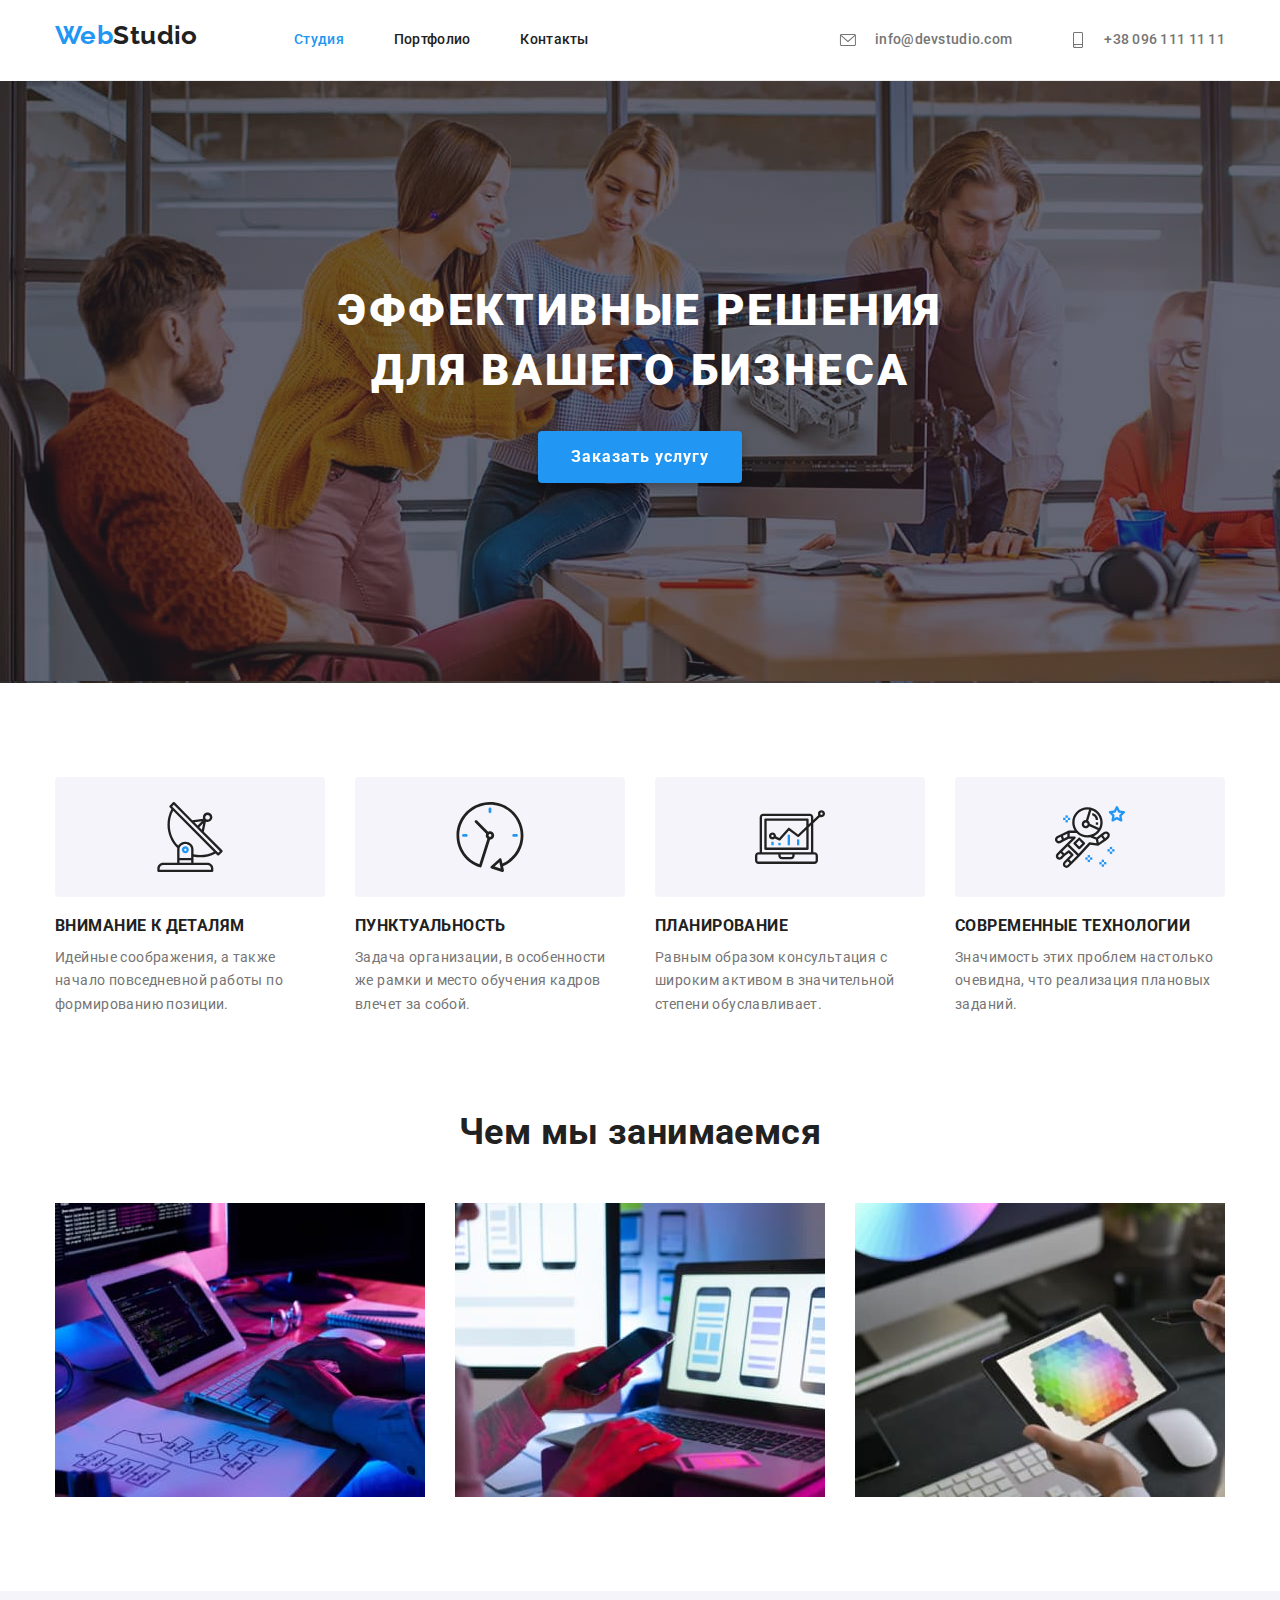
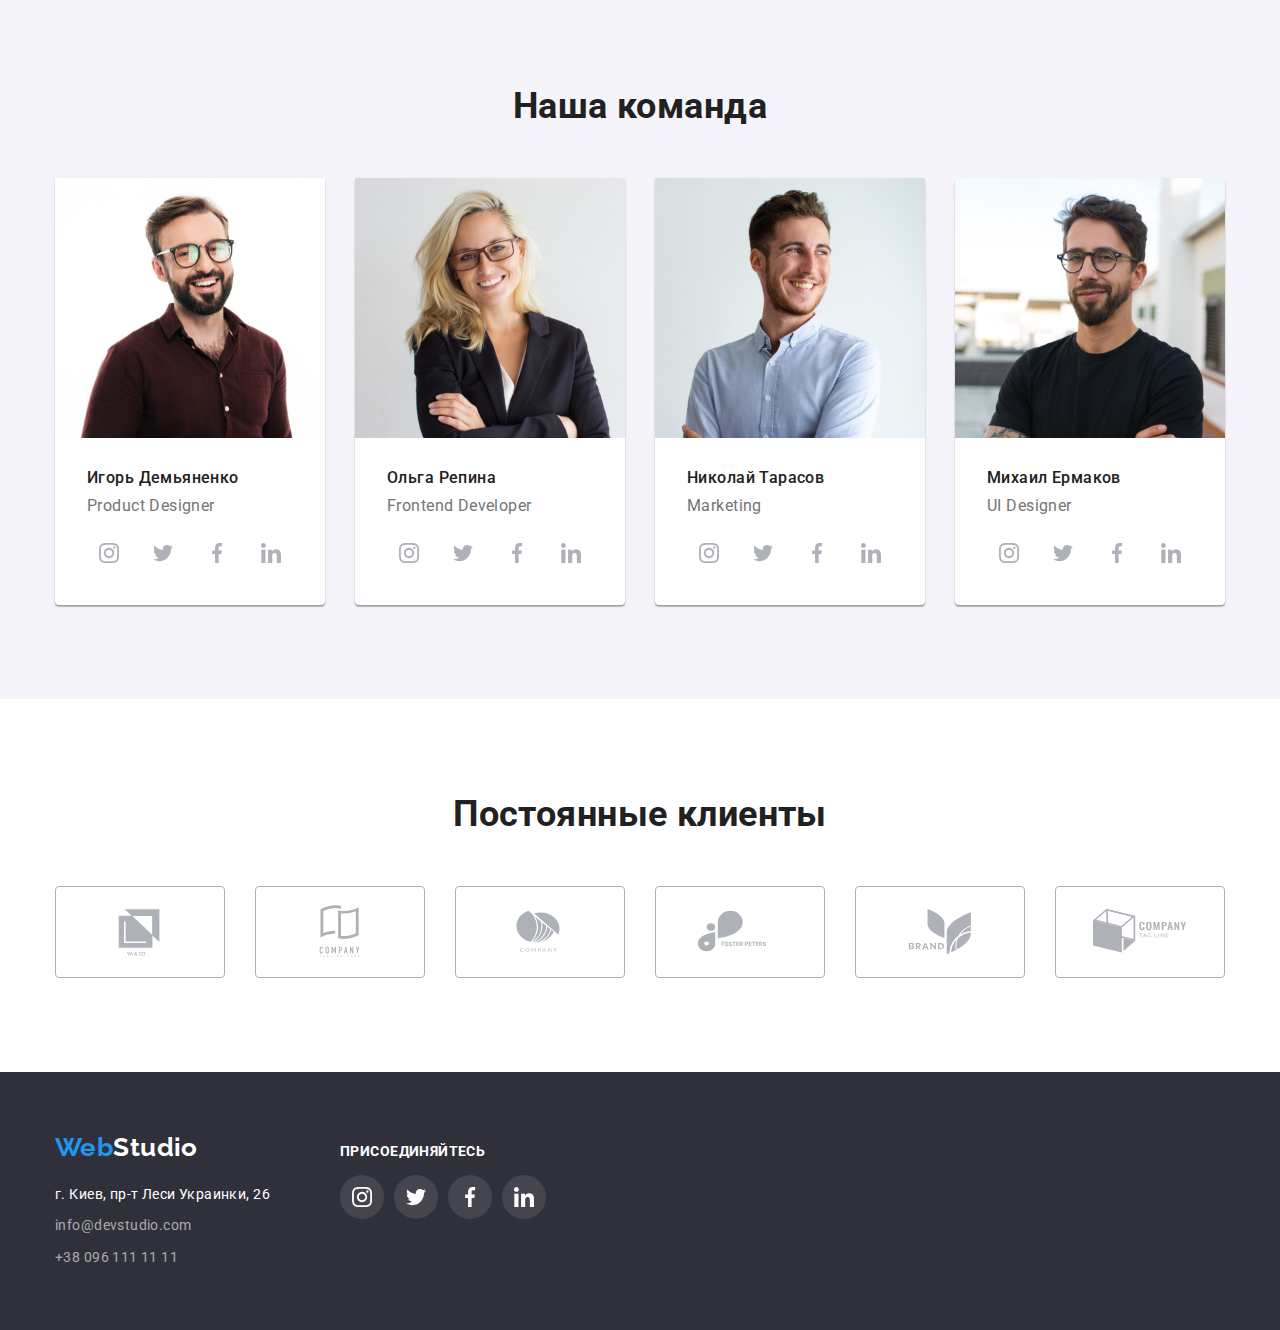
<file: index.html>
<!DOCTYPE html>
<html lang="ru">

<head>
    <meta charset="UTF-8">
    <meta http-equiv="X-UA-Compatible" content="IE=edge">
    <meta name="viewport" content="width=device-width, initial-scale=1.0">
    <title>Web Studio</title>
    <link rel="preconnect" href="https://fonts.gstatic.com">
    <link href="https://fonts.googleapis.com/css2?family=Raleway:wght@700&family=Roboto:wght@400;500;700;900&display=swap" rel="stylesheet">
    <link rel="stylesheet" href="https://cdnjs.cloudflare.com/ajax/libs/modern-normalize/1.0.0/modern-normalize.min.css">
    <link rel="stylesheet" href="./css/styles.css">
</head>
<body>

    <!-- Navigation site -->
    <header class="header">
        <div class="container">    
            <nav class="main-nav">
                <a class="logo-header" href="/"><span class="colortext">Web</span>Studio</a>
                <ul class="site-nav list">
                    <li class="main-item"><a class="link current" href="">Студия</a></li>
                    <li class="main-item"><a class="link" href="./portfolio.html">Портфолио</a></li>
                    <li class="main-item"><a class="link" href="">Контакты</a></li>
                </ul>
            </nav>
            <ul class="auth-nav list">
                <li class="main-item"><a class="link connect-link" href="mailto:info@devstudio.com">
                        <svg class="connect-icon" width="34" height="12">
                            <use href="./images/icons/sprite.svg#icon-envelope"></use>
                        </svg>   
                        info@devstudio.com</a>
                </li>
                <li class="main-item"><a class="link connect-link" href="tell:+380961111111">
                    <svg class="connect-icon" width="32" height="16">
                        <use href="./images/icons/sprite.svg#icon-smartphone"></use>
                    </svg>
                    +38 096 111 11 11</a>
                </li>
            </ul>
        </div>
    </header>
   
    <main>
        <!-- Hero -->
        <section class="hero">
            <div class="container">
                <h1 class="page-title">Эффективные решения для вашего бизнеса</h1>
                <button class="button-order" type="button">Заказать услугу</button>
            </div>
        </section>

        <!--Features-->
        <section class="feature">
            <div class="container">
                <h2 class="hiden-title">Особенности</h2>
                <ul class="feature-list list">
                    <li class="item">
                        <div class="feature__box">
                            <svg class="feature__icon">
                                <use href="./images/icons/sprite.svg#icon-antenna"></use>
                            </svg> 
                        </div>
                        <h3 class="feature-title">Внимание к деталям</h3>
                        <p class="paragraf-text">Идейные соображения, а также начало повседневной работы по формированию позиции.</p>
                    </li>
                    <li class="item">
                        <div class="feature__box">
                            <svg class="feature__icon">
                                <use href="./images/icons/sprite.svg#icon-clock"></use>
                            </svg>
                        </div>
                        <h3 class="feature-title">Пунктуальность</h3>
                        <p class="paragraf-text">Задача организации, в особенности же рамки и место обучения кадров влечет за собой.</p>
                    </li>
                    <li class="item">
                        <div class="feature__box">
                            <svg class="feature__icon">
                                <use href="./images/icons/sprite.svg#icon-diagram"></use>
                            </svg>
                        </div>
                        <h3 class="feature-title">Планирование</h3>
                        <p class="paragraf-text">Равным образом консультация с широким активом в значительной степени обуславливает.</p>
                    </li>
                    <li class="item">
                        <div class="feature__box">
                            <svg class="feature__icon">
                                <use href="./images/icons/sprite.svg#icon-astronaut"></use>
                            </svg>
                        </div>
                        <h3 class="feature-title">Современные технологии</h3>
                        <p class="paragraf-text">Значимость этих проблем настолько очевидна, что реализация плановых заданий.</p>
                    </li>
                </ul>
            </div>
        </section>

        <!--We do-->
        <section class="we-do">
            <div class="container">
                <h2 class="section-title">Чем мы занимаемся</h2>
                <ul class="we-do__list list">
                    <li class="item"><img src="./images/work1.jpg" alt="Работа на планшете" /></li>
                    <li class="item"><img src="./images/work2.jpg" alt="Работа на телефоне" /></li>
                    <li class="item"><img src="./images/work3.jpg" alt="Барбер на ноутбуке" /></li>
                </ul>
            </div>
        </section>

        <!-- OUR TEAM -->
        <section class="team">
            <div class="container">
                <h2 class="section-title">Наша команда</h2>
                <ul class="team__list list">
                    <li class="item">    
                        <img src="./images/staff1.jpg" width="270" height="260" alt="Член команды 1" />
                        <div class="team__box">
                            <h3 class="team-name">Игорь Демьяненко</h3>
                            <p class="profession-text" lang="en">Product Designer</p>
                            <ul class="list social-icons">
                                <li class="social-icons-item">
                                    <a href="" class="social-icons-link" target="_blank" rel="noopener noreferrer">
                                    <svg class="social-icons-svg">
                                        <use href="./images/icons/sprite.svg#icon-instagram"></use>
                                    </svg>
                                    </a>
                                </li>
                                <li class="social-icons-item">
                                    <a href="" class="social-icons-link" target="_blank" rel="noopener noreferrer">
                                        <svg class="social-icons-svg">
                                            <use href="./images/icons/sprite.svg#icon-twitter"></use>
                                        </svg>
                                    </a>
                                </li>
                                <li class="social-icons-item">
                                    <a href="" class="social-icons-link" target="_blank" rel="noopener noreferrer">
                                        <svg class="social-icons-svg">
                                            <use href="./images/icons/sprite.svg#icon-facebook"></use>
                                        </svg>
                                    </a>
                                </li>
                                <li class="social-icons-item">
                                    <a href="" class="social-icons-link" target="_blank" rel="noopener noreferrer">
                                        <svg class="social-icons-svg">
                                            <use href="./images/icons/sprite.svg#icon-linkedin"></use>
                                        </svg>
                                    </a>
                                </li>
                            </ul>
                        </div>
                    </li>
                    <li class="item">
                        <img src="./images/staff2.jpg" width="270" height="260" alt="Член команды 2" />
                        <div class="team__box">
                            <h3 class="team-name">Ольга Репина</h3>
                            <p class="profession-text" lang="en">Frontend Developer</p>
                            <ul class="list social-icons">
                                <li class="social-icons-item">
                                    <a href="" class="social-icons-link" target="_blank" rel="noopener noreferrer">
                                        <svg class="social-icons-svg">
                                            <use href="./images/icons/sprite.svg#icon-instagram"></use>
                                        </svg>
                                    </a>
                                </li>
                                <li class="social-icons-item">
                                    <a href="" class="social-icons-link" target="_blank" rel="noopener noreferrer">
                                        <svg class="social-icons-svg">
                                            <use href="./images/icons/sprite.svg#icon-twitter"></use>
                                        </svg>
                                    </a>
                                </li>
                                <li class="social-icons-item">
                                    <a href="" class="social-icons-link" target="_blank" rel="noopener noreferrer">
                                        <svg class="social-icons-svg">
                                            <use href="./images/icons/sprite.svg#icon-facebook"></use>
                                        </svg>
                                    </a>
                                </li>
                                <li class="social-icons-item">
                                    <a href="" class="social-icons-link" target="_blank" rel="noopener noreferrer">
                                        <svg class="social-icons-svg">
                                            <use href="./images/icons/sprite.svg#icon-linkedin"></use>
                                        </svg>
                                    </a>
                                </li>
                            </ul>
                        </div>
                    </li>
                    <li class="item">   
                        <img src="./images/staff3.jpg" width="270" height="260" alt="Член команды 3" />
                        <div class="team__box">
                            <h3 class="team-name">Николай Тарасов</h3>    
                            <p class="profession-text" lang="en">Marketing</p>
                            <ul class="list social-icons">
                                <li class="social-icons-item">
                                    <a href="" class="social-icons-link" target="_blank" rel="noopener noreferrer">
                                        <svg class="social-icons-svg">
                                            <use href="./images/icons/sprite.svg#icon-instagram"></use>
                                        </svg>
                                    </a>
                                </li>
                                <li class="social-icons-item">
                                    <a href="" class="social-icons-link" target="_blank" rel="noopener noreferrer">
                                        <svg class="social-icons-svg">
                                            <use href="./images/icons/sprite.svg#icon-twitter"></use>
                                        </svg>
                                    </a>
                                </li>
                                <li class="social-icons-item">
                                    <a href="" class="social-icons-link" target="_blank" rel="noopener noreferrer">
                                        <svg class="social-icons-svg">
                                            <use href="./images/icons/sprite.svg#icon-facebook"></use>
                                        </svg>
                                    </a>
                                </li>
                                <li class="social-icons-item">
                                    <a href="" class="social-icons-link" target="_blank" rel="noopener noreferrer">
                                        <svg class="social-icons-svg">
                                            <use href="./images/icons/sprite.svg#icon-linkedin"></use>
                                        </svg>
                                    </a>
                                </li>
                            </ul>
                        </div>
                    </li>
                    <li class="item">
                        <img src="./images/staff4.jpg" width="270" height="260" alt="Член команды 4" />
                        <div class="team__box">
                            <h3 class="team-name">Михаил Ермаков</h3>
                            <p class="profession-text" lang="en">UI Designer</p>
                            <ul class="list social-icons">
                                <li class="social-icons-item">
                                    <a href="" class="social-icons-link" target="_blank" rel="noopener noreferrer">
                                        <svg class="social-icons-svg">
                                            <use href="./images/icons/sprite.svg#icon-instagram"></use>
                                        </svg>
                                    </a>
                                </li>
                                <li class="social-icons-item">
                                    <a href="" class="social-icons-link" target="_blank" rel="noopener noreferrer">
                                        <svg class="social-icons-svg">
                                            <use href="./images/icons/sprite.svg#icon-twitter"></use>
                                        </svg>
                                    </a>
                                </li>
                                <li class="social-icons-item">
                                    <a href="" class="social-icons-link" target="_blank" rel="noopener noreferrer">
                                        <svg class="social-icons-svg">
                                            <use href="./images/icons/sprite.svg#icon-facebook"></use>
                                        </svg>
                                    </a>
                                </li>
                                <li class="social-icons-item">
                                    <a href="" class="social-icons-link" target="_blank" rel="noopener noreferrer">
                                        <svg class="social-icons-svg">
                                            <use href="./images/icons/sprite.svg#icon-linkedin"></use>
                                        </svg>
                                    </a>
                                </li>
                            </ul>
                        </div>
                    </li>
                </ul>
            </div>
        </section>  
        <section class="clients">
            <div class="container">
                <h2 class="section-title">Постоянные клиенты</h2>
                <ul class="clients__list list">
                    <li class="clients__item">
                        <a href="" class="clients__link" target="_blank" rel="noopener noreferrer">
                            <svg class="clients__icon">
                                <use href="./images/icons/sprite.svg#icon-logo1"></use>
                            </svg>
                        </a>    
                    </li>
                    <li class="clients__item">
                        <a href="" class="clients__link" target="_blank" rel="noopener noreferrer">
                            <svg class="clients__icon">
                                <use href="./images/icons/sprite.svg#icon-logo2"></use>
                            </svg>
                        </a>
                    </li>
                    <li class="clients__item">
                        <a href="" class="clients__link" target="_blank" rel="noopener noreferrer">
                            <svg class="clients__icon">
                                <use href="./images/icons/sprite.svg#icon-logo3"></use>
                            </svg>
                        </a>
                    </li>
                    <li class="clients__item">
                        <a href="" class="clients__link" target="_blank" rel="noopener noreferrer">
                            <svg class="clients__icon">
                                <use href="./images/icons/sprite.svg#icon-logo4"></use>
                            </svg>
                        </a>
                    </li>
                    <li class="clients__item">
                        <a href="" class="clients__link" target="_blank" rel="noopener noreferrer">
                            <svg class="clients__icon">
                                <use href="./images/icons/sprite.svg#icon-logo5"></use>
                            </svg>
                        </a>
                    </li>
                    <li class="clients__item">
                        <a href="" class="clients__link" target="_blank" rel="noopener noreferrer">
                            <svg class="clients__icon">
                                <use href="./images/icons/sprite.svg#icon-logo6"></use>
                            </svg>
                        </a>
                    </li>
                </ul>
            </div>
        </section>
    </main>
    
    <!--Контакты-->
    <footer class="footer dark-background">
        <div class="footer__container container"> 
            <div class="footer-box">
            <a class="logo-footer" href="/"><span class="colortext">Web</span>Studio</a>
            <address class="address">
                <ul class="footer__list">
                    <li class="footer__item">
                        <a class="address-link link" href="https://goo.gl/maps/Cei7VWRPJddVFzz26" target="_blank"
                        rel="noopener noreferrer">г. Киев, пр-т Леси Украинки, 26</a>
                    </li>
                    <li class="footer__item">
                        <a class="connect link" href="mailto:info@devstudio.com">info@devstudio.com</a>
                    </li>
                    <li class="footer__item">
                        <a class="connect link" href="tell:+380961111111">+38 096 111 11 11</a>
                    </li>
                </ul>
            </address>
        </div>
            <div>
                <h3 class="footer-connecting">присоединяйтесь</h3>
                <ul class="list footer-icons">
                    <li class="footer-icons-item">
                        <a href="" class="footer-icons-link" target="_blank" rel="noopener noreferrer">
                            <svg class="footer-icons-svg">
                                <use href="./images/icons/sprite.svg#icon-instagram"></use>
                            </svg>
                        </a>
                    </li>
                    <li class="footer-icons-item">
                        <a href="" class="footer-icons-link" target="_blank" rel="noopener noreferrer">
                            <svg class="footer-icons-svg">
                                <use href="./images/icons/sprite.svg#icon-twitter"></use>
                            </svg>
                        </a>
                    </li>
                    <li class="footer-icons-item">
                        <a href="" class="footer-icons-link" target="_blank" rel="noopener noreferrer">
                            <svg class="footer-icons-svg">
                                <use href="./images/icons/sprite.svg#icon-facebook"></use>
                            </svg>
                        </a>
                    </li>
                    <li class="footer-icons-item" target="_blank" rel="noopener noreferrer">
                        <a href="" class="footer-icons-link">
                            <svg class="footer-icons-svg">
                                <use href="./images/icons/sprite.svg#icon-linkedin"></use>
                            </svg>
                        </a>
                    </li>
                </ul>        
            </div>
        </div>
    </footer>
    
</body>
</html>
</file>
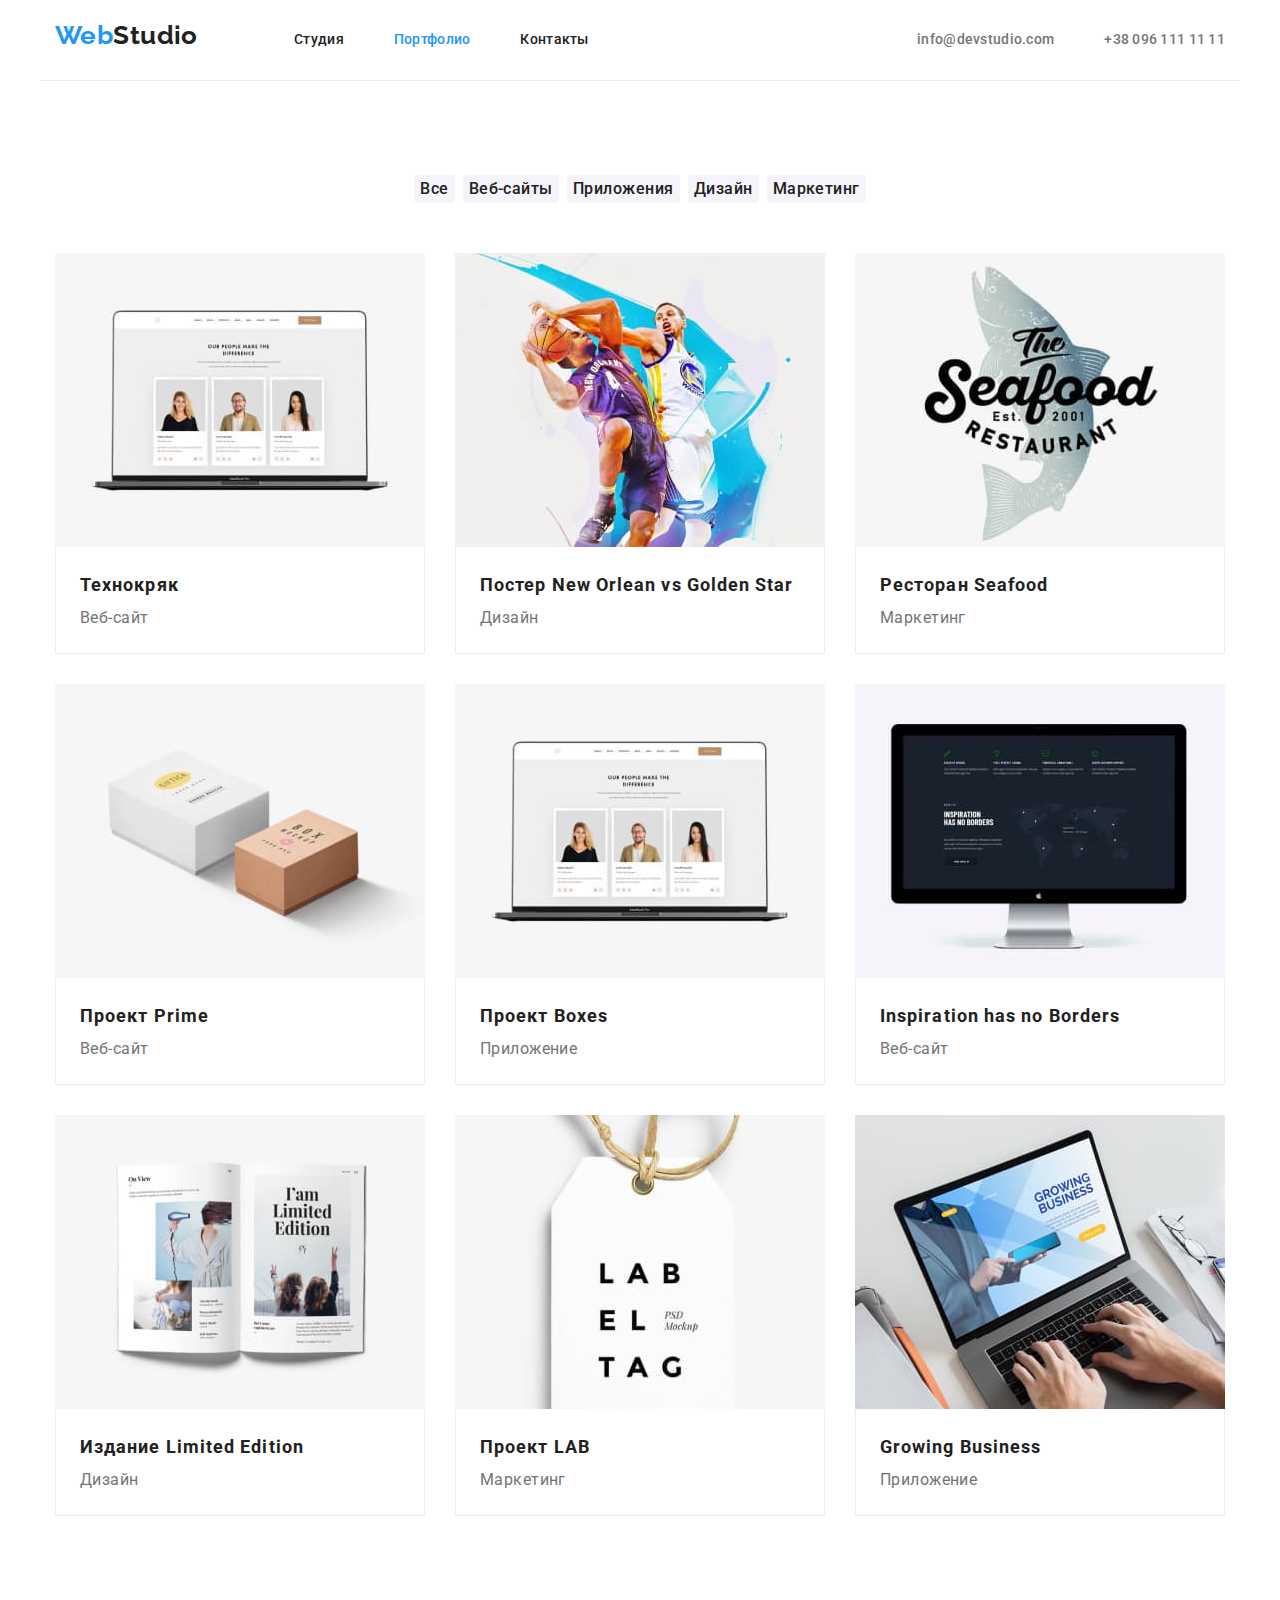
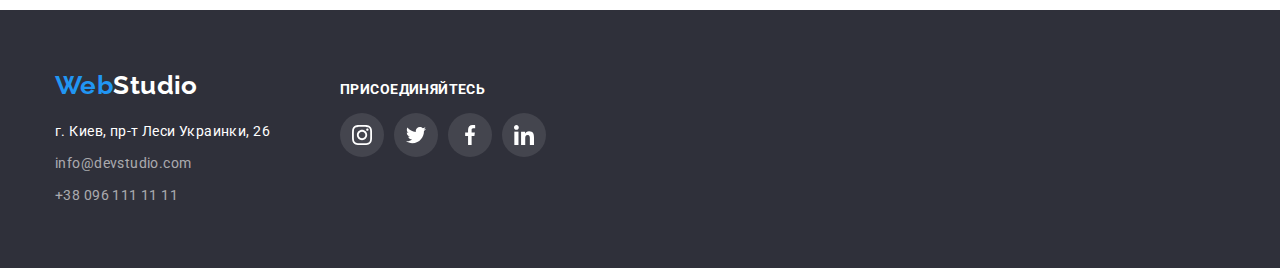
<file: portfolio.html>
<!DOCTYPE html>
<html lang="ru">

<head>
    <meta charset="UTF-8">
    <meta http-equiv="X-UA-Compatible" content="IE=edge">
    <meta name="viewport" content="width=device-width, initial-scale=1.0">
    <title>Portfolio</title>
    <link rel="preconnect" href="https://fonts.gstatic.com">
    <link href="https://fonts.googleapis.com/css2?family=Raleway:wght@700&family=Roboto:wght@400;500;700;900&display=swap" rel="stylesheet">
    <link rel="stylesheet" href="https://cdnjs.cloudflare.com/ajax/libs/modern-normalize/1.0.0/modern-normalize.min.css">
    <link rel="stylesheet" href="./css/styles.css">
</head>
<body>

    <!-- Navigation site -->
    <header class="header">
        <div class="container">
            <nav class="main-nav">
                <a class="logo-header" href="/"><span class="colortext">Web</span>Studio</a>
                <ul class="site-nav list">
                    <li class="main-item"><a class="link" href="./index.html">Студия</a></li>
                    <li class="main-item"><a class="link current" href="">Портфолио</a></li>
                    <li class="main-item"><a class="link" href="">Контакты</a></li>
                </ul>
            </nav>
                <ul class="auth-nav list">
                    <li class="main-item"><a class="link" href="mailto:info@devstudio.com">info@devstudio.com</a></li>
                    <li class="main-item"><a class="link" href="tell:+380961111111">+38 096 111 11 11</a></li>
                </ul>
        </div>
    </header> 
    
    <main>
        <!-- Gallery progects -->    
        <section class="gallery">    
            <div class="container">
                <h1 class="hiden-title">Портфолио</h1>
                <ul class="gallery-nav list">
                    <li class="item">
                        <button class="button-nav" type="button">Все</button>
                    </li>
                    <li class="item">
                        <button class="button-nav" type="button">Веб-сайты</button>
                    </li>
                    <li class="item">
                        <button class="button-nav" type="button">Приложения</button>
                    </li>
                    <li class="item">
                        <button class="button-nav" type="button">Дизайн</button>
                    </li>
                    <li class="item">
                        <button class="button-nav" type="button">Маркетинг</button>
                    </li>
                </ul> 
            
                <h2 class="hiden-title">Галлерея проектов</h2>
            
                <ul class="gallery-progect list">               
                    <li class="item">
                        <a class="gallery-progect__link">
                            <img src="./images/gallery1.jpg" width="370" height="294" alt="Технокряк" />                       
                            <div class="gallery-about">
                                <h3 class="gallery-title">Технокряк</h3>
                                <p class="gallery-text">Веб-сайт</p>
                            </div>
                        </a>
                    </li>
                
                    <li class="item">
                        <a class="gallery-progect__link">
                            <img src="./images/gallery2.jpg" width="370" height="294" alt="Постер New Orlean vs Golden Star" />
                            <div class="gallery-about">
                                <h3 class="gallery-title">Постер <span lang="en">New Orlean vs Golden Star</span></h3>
                                <p class="gallery-text">Дизайн</p>
                            </div>
                        </a>
                    </li>
                
                    <li class="item">
                        <a class="gallery-progect__link">
                            <img src="./images/gallery3.jpg" width="370" height="294" alt="Ресторан Seafood" />
                            <div class="gallery-about">
                                <h3 class="gallery-title">Ресторан <span lang="en">Seafood</span></h3>
                                <p class="gallery-text">Маркетинг</p>
                            </div>
                        </a>
                    </li>
                
                    <li class="item">
                        <a class="gallery-progect__link">
                            <img src="./images/gallery5.jpg" width="370" height="294" alt="Проект Prime" />       
                            <div class="gallery-about">
                                <h3 class="gallery-title">Проект <span lang="en">Prime</span></h3>
                                <p class="gallery-text">Веб-сайт</p>
                            </div>
                        </a>
                    </li>
                
                    <li class="item">
                        <a class="gallery-progect__link">
                            <img src="./images/gallery1.jpg" width="370" height="294" alt="Проект Boxes" />             
                            <div class="gallery-about">
                                <h3 class="gallery-title">Проект <span lang="en">Boxes</span></h3>
                                <p class="gallery-text">Приложение</p>
                            </div>
                        </a>
                    </li>
                
                    <li class="item">
                        <a class="gallery-progect__link">
                            <img src="./images/gallery6.jpg" width="370" height="294" alt="Inspiration has no Borders" />     
                            <div class="gallery-about">
                                <h3 class="gallery-title" lang="en">Inspiration has no Borders</h3>
                                <p class="gallery-text">Веб-сайт</p>
                            </div>
                        </a>
                    </li>
                
                    <li class="item">
                        <a class="gallery-progect__link">
                            <img src="./images/gallery7.jpg" width="370" height="294" alt="Издание Limited Edition" />  
                            <div class="gallery-about">
                                <h3 class="gallery-title">Издание <span lang="en">Limited Edition</span></h3>
                                <p class="gallery-text">Дизайн</p>
                            </div>
                        </a>
                    </li>
                
                    <li class="item">
                        <a class="gallery-progect__link">
                            <img src="./images/gallery8.jpg" width="370" height="294" alt="Проект LAB" /> 
                            <div class="gallery-about">
                                <h3 class="gallery-title">Проект <span lang="en">LAB</span></h3>
                                <p class="gallery-text">Маркетинг</p>
                            </div>
                        </a>
                    </li>
                
                    <li class="item">
                        <a class="gallery-progect__link">
                            <img src="./images/gallery9.jpg" width="370" height="294" alt="Growing Business" />
                            <div class="gallery-about">
                                <h3 class="gallery-title" lang="en">Growing Business</h3>
                                <p class="gallery-text">Приложение</p>
                            </div>
                        </a>
                    </li>
                </ul>
            </div>
        </section>
    </main>

    <!--Контакты-->
    <footer class="footer dark-background">  
        <div class="footer__container container">
            <div class="footer-box">
                <a class="logo-footer" href="/"><span class="colortext">Web</span>Studio</a>
                <address class="address">
                    <ul class="footer__list">
                        <li class="footer__item">
                            <a class="address-link link" href="https://goo.gl/maps/Cei7VWRPJddVFzz26" target="_blank"
                                rel="noopener noreferrer">г. Киев, пр-т Леси Украинки, 26</a>
                        </li>
                        <li class="footer__item">
                            <a class="connect link" href="mailto:info@devstudio.com">info@devstudio.com</a>
                        </li>
                        <li class="footer__item">
                            <a class="connect link" href="tell:+380961111111">+38 096 111 11 11</a>
                        </li>
                    </ul>
                </address>
            </div>
            <div>
                <h3 class="footer-connecting">присоединяйтесь</h3>
                <ul class="list footer-icons">
                    <li class="footer-icons-item">
                        <a href="" class="footer-icons-link" target="_blank" rel="noopener noreferrer">
                            <svg class="footer-icons-svg">
                                <use href="./images/icons/sprite.svg#icon-instagram"></use>
                            </svg>
                        </a>
                    </li>
                    <li class="footer-icons-item">
                        <a href="" class="footer-icons-link" target="_blank" rel="noopener noreferrer">
                            <svg class="footer-icons-svg">
                                <use href="./images/icons/sprite.svg#icon-twitter"></use>
                            </svg>
                        </a>
                    </li>
                    <li class="footer-icons-item">
                        <a href="" class="footer-icons-link" target="_blank" rel="noopener noreferrer">
                            <svg class="footer-icons-svg">
                                <use href="./images/icons/sprite.svg#icon-facebook"></use>
                            </svg>
                        </a>
                    </li>
                    <li class="footer-icons-item" target="_blank" rel="noopener noreferrer">
                        <a href="" class="footer-icons-link">
                            <svg class="footer-icons-svg">
                                <use href="./images/icons/sprite.svg#icon-linkedin"></use>
                            </svg>
                        </a>
                    </li>
                </ul>
            </div>
        </div>
    </footer>

</body>
</html>
</file>
<file: css/styles.css>
:root {
  --main-text-color: #757575;
  --title-text-color: #212121;
  --accent-text-color: #2196f3;
  --white-text-color: #ffffff;

  --accent-bg-color: #e5e5e5;
  --dark-bg-color: #2f303a;
  --white-bg-color: #ffffff;
  --second-bg-color: #f5f4fa;

  --title-font: Roboto, sans-serif;
  --logo-font: Raleway, sans-serif;

  --icons-color: #afb1b8;
}

html {
  box-sizing: border-box;
}

*,
*::before,
*::after {
  box-sizing: inherit;
}

body {
  color: var(--main-text-color);
  font-family: var(--title-font);
  font-size: 14px;
  line-height: 1.71;
  letter-spacing: 0.03em;
}

h1,
h2,
h3,
h4,
h5,
h6,
p {
  margin: 0;
}

img {
  display: block;
  max-width: 100%;
  height: auto;
}

.list {
  padding-left: 0;
  margin: 0;
  list-style: none;
}

.link {
  color: inherit;
  text-decoration: none;
}

.item {
  display: flex;
  flex-wrap: wrap;
}

.container {
  width: 1200px;
  padding-right: 15px;
  padding-left: 15px;
  margin-left: auto;
  margin-right: auto;
}

.link:hover,
.link:focus {
  color: var(--accent-text-color);
}

.colortext {
  color: var(--accent-text-color);
}

/*HIDDEN TITLES*/
.hiden-title {
  position: absolute;
  width: 1px;
  height: 1px;
  border: 0;
  margin: -1px;
  padding: 0;
  clip: rect(0 0 0 0);
  overflow: hidden;
}

/* SITE NAV */
.logo-header {
  display: inline-block;
  margin-right: 93px;

  color: var(--title-text-color);
  font-family: var(--logo-font);
  font-weight: 700;
  font-size: 26px;
  line-height: 1.19;
  text-decoration: none;
}

.header .container {
  display: flex;
  align-items: center;
  border-bottom: 1px solid #ececec;

  background-color: var(--white-bg-color);
}

.main-item:not(:last-child) {
  margin-right: 50px;
}

.main-nav {
  align-items: center;
}

.site-nav {
  display: inline-flex;
}

.site-nav .link {
  display: block;
  padding-top: 32px;
  padding-bottom: 32px;

  color: var(--title-text-color);
  font-weight: 500;
  line-height: 1.14;
  letter-spacing: 0.02em;
  cursor: pointer;
}

.site-nav .link:hover,
.site-nav .link:focus {
  color: var(--accent-text-color);
}

.site-nav .link.current {
  color: var(--accent-text-color);
}

/* AUTH NAV */
.auth-nav {
  display: flex;
  margin-left: auto;
}

.auth-nav .link {
  color: var(--main-text-color);
  font-weight: 500;
  line-height: 1.14;
  letter-spacing: 0.02em;
  cursor: pointer;
}

.auth-nav .link:hover,
.auth-nav .link:focus {
  color: var(--accent-text-color);
}

.address {
  font-style: inherit;
  color: var(--white-text-color);
}
.address-link {
  color: var(--white-text-color);
}
.connect {
  color: rgba(255, 255, 255, 0.6);
}

.section-title {
  margin-bottom: 50px;

  color: var(--title-text-color);
  font-family: var(--title-font);
  font-weight: 700;
  font-size: 36px;
  line-height: 1.17;
  text-align: center;
}

/* CONNECT ICON */
.connect-icon {
  fill: currentColor;
  margin-right: 10px;
}

.connect-link {
  display: flex;
  align-items: center;
}

/* HERO */
.hero {
  padding-top: 200px;
  padding-bottom: 200px;
  max-width: 1600px;
  text-align: center;

  background-size: contain;
  background-repeat: no-repeat;
  background: linear-gradient(rgba(47, 48, 58, 0.4), rgba(47, 48, 58, 0.4)),
    url(../images/hero.jpeg);
}

.page-title {
  display: block;
  margin-bottom: 30px;
  margin-left: auto;
  margin-right: auto;
  width: 696px;
  height: 120px;

  color: var(--white-text-color);
  font-family: var(--title-font);
  font-weight: 900;
  font-size: 44px;
  line-height: 1.36;
  text-align: center;
  letter-spacing: 0.06em;
  text-transform: uppercase;
}

.button-order {
  display: inline-block;
  padding: 10px 32px;
  border: 1px solid transparent;
  border-radius: 4px;
  filter: drop-shadow(0px 4px 4px rgba(0, 0, 0, 0.25));

  color: var(--white-text-color);
  background-color: var(--accent-text-color);

  font-family: var(--title-font);
  font-weight: 700;
  font-size: 16px;
  line-height: 1.87;
  letter-spacing: 0.06em;
  text-align: center;
  cursor: pointer;
}

.button-nav:hover,
.button-nav:focus {
  background-color: var(--accent-text-color);
}

/* FEATURE */
.feature-list .item {
  width: 270px;
}
.feature-list {
  display: flex;
}

.feature {
  padding-top: 94px;
  padding-bottom: 94px;
}

.feature-title {
  margin-bottom: 10px;

  color: var(--title-text-color);
  font-family: var(--title-font);
  font-style: normal;
  font-weight: 700;
  line-height: 1.14;
  text-transform: uppercase;
}

.feature-list .item:not(:last-child) {
  margin-right: 30px;
}

.paragraf-text {
  font-family: var(--title-font);
}

.feature__box {
  display: flex;
  justify-content: center;
  width: 270px;
  height: 120px;
  align-items: center;
  border-radius: 4px;
  margin-bottom: 20px;
  background-color: var(--second-bg-color);
}

.feature__icon {
  width: 70px;
  height: 70px;
}

/* WE DO */

.we-do {
  padding-bottom: 94px;
}

.we-do .item {
  width: 370px;
  height: 294px;
}

.we-do .item:not(:last-child) {
  margin-right: 30px;
}

.we-do__list {
  display: flex;
}

/* TEAM */
.team {
  padding-top: 94px;
  padding-bottom: 94px;
  background-color: #f5f4fa;
}
.team__list {
  display: flex;
}
.team .item {
  width: 270px;
  border-radius: 4px;

  background-color: var(--white-bg-color);
  box-shadow: 0px 1px 3px rgba(0, 0, 0, 0.12), 0px 1px 1px rgba(0, 0, 0, 0.14),
    0px 2px 1px rgba(0, 0, 0, 0.2);
}

.team .item:not(:last-child) {
  margin-right: 30px;
}

.team__box {
  padding: 30px 32px;
}

.team-name {
  margin-bottom: 10px;
  color: var(--title-text-color);
  font-family: var(--title-font);
  font-weight: 500;
  font-size: 16px;
  line-height: 1.19;
}

.profession-text {
  font-family: var(--title-font);
  font-size: 16px;
  line-height: 1.18;
}

/* CLIENTS */
.clients {
  padding-top: 94px;
  padding-bottom: 94px;
}

.clients__list {
  display: flex;
}

.clients__item:not(:last-child) {
  margin-right: 30px;
}

.clients__icon {
  width: 106px;
  height: 60px;
  fill: var(--icons-color);
}

.clients__link {
  display: flex;
  align-items: center;
  justify-content: center;
  width: 170px;
  height: 92px;
  border: 1px solid var(--icons-color);
  border-radius: 4px;
  fill: var(--icons-color);
}

.clients__link:hover .clients__icon,
.clients__link:focus .clients__icon {
  fill: var(--accent-text-color);
}

.clients__link:hover,
.clients__link:focus {
  border-color: var(--accent-text-color);
}

/* SOCIAL  ICONS */
.social-icons {
  display: inline-flex;
}

.social-icons-svg {
  width: 20px;
  height: 20px;
  fill: var(--icons-color);
}

.social-icons-link {
  display: flex;
  align-items: center;
  justify-content: center;
  width: 44px;
  height: 44px;
  border-radius: 50%;
  background-color: var(--white-bg-color);
  margin-top: 16px;
}

.social-icons-link:hover {
  background-color: var(--accent-text-color);
}
.social-icons-link:hover .social-icons-svg,
.social-icons-link:focus .social-icons-svg {
  fill: var(--white-text-color);
}

.social-icons-item:not(:last-child) {
  margin-right: 10px;
}

/* GALLERY */
.gallery {
  padding-top: 94px;
  padding-bottom: 94px;
}

.gallery-nav {
  display: flex;
  margin-bottom: 50px;
  justify-content: center;
}

.gallery-nav .item {
  width: auto;
}

.gallery-nav .item:not(:last-child) {
  margin-right: 8px;
}

.gallery-progect {
  display: flex;
  flex-wrap: wrap;
  justify-content: center;
  margin-top: -30px;
  margin-left: -30px;
}

.gallery-progect__link {
  display: flex;
  flex-direction: column;
}

.gallery-progect .item {
  flex-basis: calc((100% - 3 * 30px) / 3);
}

.gallery-progect .item {
  margin-top: 30px;
  margin-left: 30px;
}

.gallery-about {
  padding: 20px 24px;
  flex-grow: 1;
}

.gallery-title {
  font-family: var(--title-font);
  font-weight: 700;
  font-size: 18px;
  line-height: 2;
  letter-spacing: 0.06em;
  color: var(--title-text-color);
}
.gallery-text {
  font-family: var(--title-font);
  font-size: 16px;
  line-height: 1.87;
}

.button-nav {
  font-family: var(--title-font);
  font-weight: 500;
  font-size: 16px;
  line-height: 1.62;
  cursor: pointer;
  text-align: center;
  letter-spacing: 0.03em;
  color: var(--title-text-color);
  background-color: var(--second-bg-color);
  border: 0;
  border-radius: 4px;
}
.gallery-about {
  border: 1px solid #eeeeee;
  border-top: none;
}

.gallery-progect__link:hover,
.gallery-progect__link:focus {
  box-shadow: 0px 1px 1px rgba(0, 0, 0, 0.12), 0px 4px 4px rgba(0, 0, 0, 0.06),
    1px 4px 6px rgba(0, 0, 0, 0.16);
}

/* FOOTER */
.footer__container {
  display: flex;
  align-items: baseline;
}

.footer-box {
  margin-right: 70px;
}

.footer-connecting {
  font-family: var(--title-font);
  font-weight: 700;
  font-size: 14px;
  line-height: 1.17;
  letter-spacing: 0.03em;
  color: var(--white-text-color);
  font-style: normal;
  text-transform: uppercase;
}

/* FOOTER ICON */
.footer-icons {
  display: inline-flex;
}

.footer-icons-svg {
  width: 20px;
  height: 20px;
  fill: var(--white-text-color);
}

.footer-icons-link {
  display: flex;
  align-items: center;
  justify-content: center;
  width: 44px;
  height: 44px;
  border-radius: 50%;
  margin-top: 16px;
  background-color: rgba(255, 255, 255, 0.1);
}

.footer-icons-link:hover .social-icons-svg,
.footer-icons-link:focus .social-icons-svg {
  fill: var(--white-text-color);
}

.footer-icons-link:hover {
  background-color: var(--accent-text-color);
}

.footer-icons-item:not(:last-child) {
  margin-right: 10px;
}

/* Logo Website footer*/
.footer {
  padding-top: 60px;
  padding-bottom: 60px;
  background-color: var(--dark-bg-color);
}

.footer__list {
  list-style: none;
  padding: 0;
  margin: 0;
}
.footer__item:not(:last-child) {
  margin-bottom: 8px;
}

.logo-footer {
  display: block;
  margin-bottom: 20px;
  color: var(--white-text-color);
  font-family: var(--logo-font);
  font-weight: 700;
  font-size: 26px;
  line-height: 1.19;
  text-decoration: none;
}
</file>
